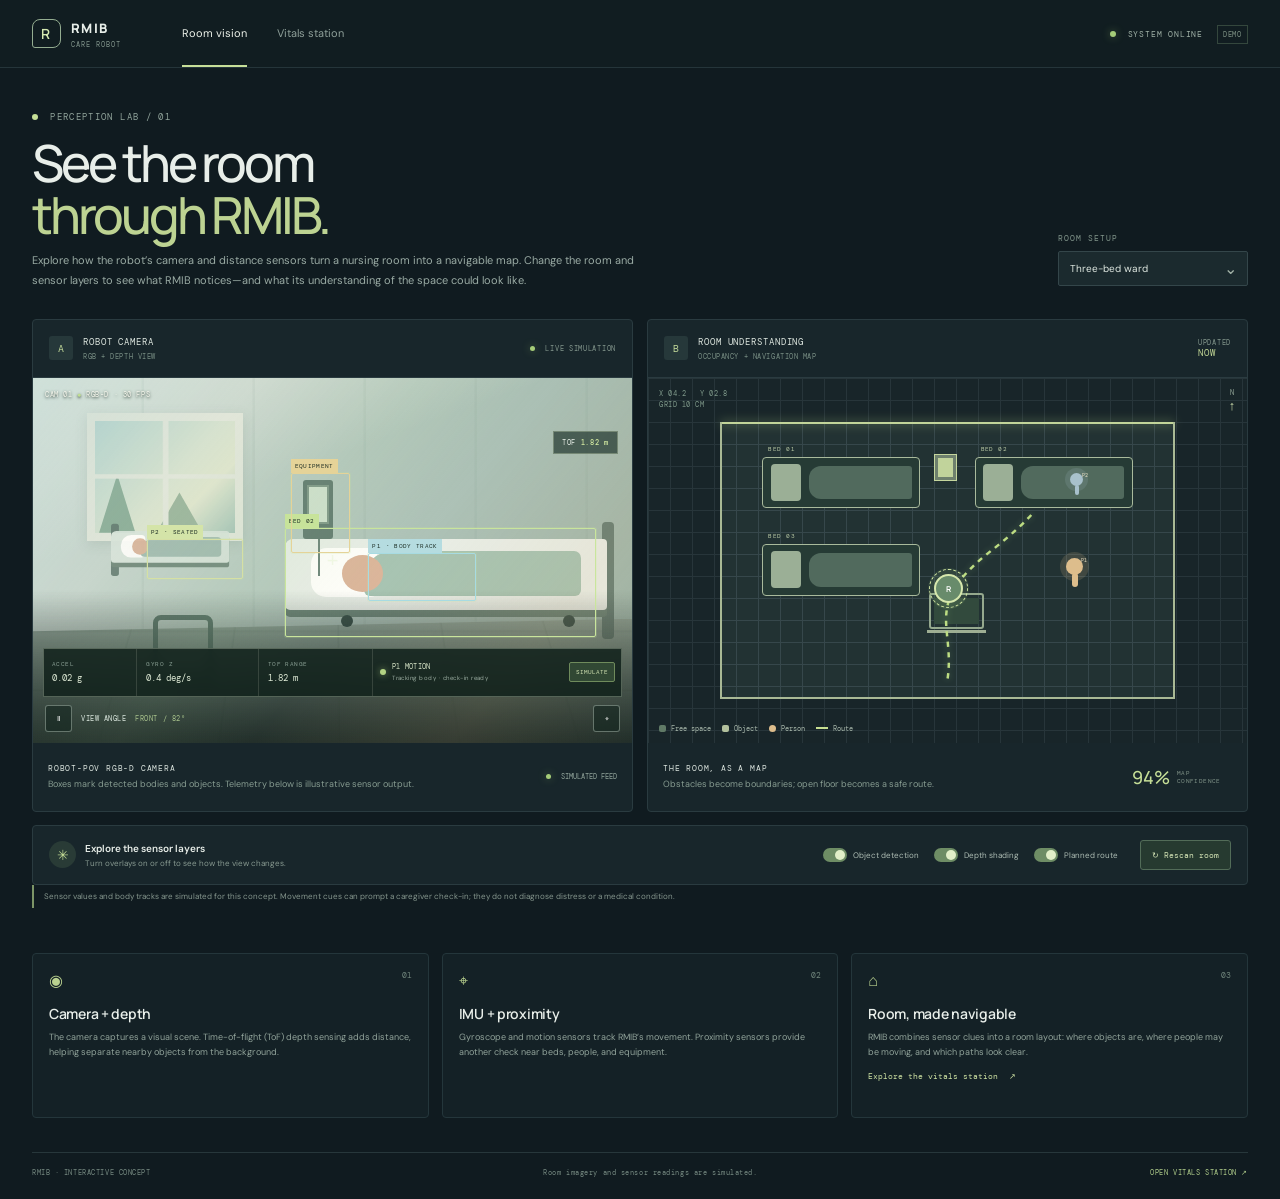
<file: index.html>
<!doctype html>
<html lang="en">
<head>
  <meta charset="utf-8" />
  <meta name="viewport" content="width=device-width, initial-scale=1" />
  <meta name="theme-color" content="#101c20" />
  <title>RMIB · Room Vision</title>
  <link rel="preconnect" href="https://fonts.googleapis.com"><link rel="preconnect" href="https://fonts.gstatic.com" crossorigin>
  <link href="https://fonts.googleapis.com/css2?family=DM+Mono:wght@400;500&family=DM+Sans:wght@400;500;600;700&family=Manrope:wght@400;500;600;700;800&display=swap" rel="stylesheet">
  <link rel="stylesheet" href="styles.css" />
</head>
<body class="demo-body">
  <header class="demo-topbar"><a class="demo-brand" href="index.html"><span class="demo-brand-icon">R</span><span>RMIB <small>CARE ROBOT</small></span></a><nav><a class="active" href="index.html">Room vision</a><a href="vitals.html">Vitals station</a></nav><span class="demo-connection"><i></i> SYSTEM ONLINE <small>DEMO</small></span></header>
  <main class="demo-shell">
    <section class="demo-intro"><div><div class="demo-eyebrow"><span class="demo-pip"></span> PERCEPTION LAB / 01</div><h1>See the room<br><em>through RMIB.</em></h1><p>Explore how the robot’s camera and distance sensors turn a nursing room into a navigable map. Change the room and sensor layers to see what RMIB notices—and what its understanding of the space could look like.</p></div><div class="demo-room-select"><label for="room-layout">ROOM SETUP</label><select id="room-layout"><option value="standard">Three-bed ward</option><option value="visitor">Visitor beside bed</option><option value="obstacle">Equipment in pathway</option></select><span class="select-chevron">⌄</span></div></section>

    <section class="vision-grid" aria-label="Interactive room vision demo">
      <article class="vision-panel camera-panel"><div class="panel-heading"><div><span class="panel-index">A</span><span><b>ROBOT CAMERA</b><small>RGB + DEPTH VIEW</small></span></div><span class="record-indicator"><i></i> LIVE SIMULATION</span></div>
        <div class="camera-scene" id="camera-scene"><div class="scene-time">CAM 01 <span>●</span> RGB-D · 30 FPS</div><div class="scene-wall"></div><div class="scene-window"><i></i><i></i></div><div class="scene-floor"></div><div class="scene-bed scene-bed-far"><div class="scene-bed-head"></div><div class="scene-mattress"></div><div class="scene-pillow"></div><div class="scene-person"><span></span></div></div><div class="scene-bed"><div class="scene-bed-head"></div><div class="scene-mattress"></div><div class="scene-pillow"></div><div class="scene-person"><span></span></div><i class="scene-wheel one"></i><i class="scene-wheel two"></i></div><div class="scene-monitor"><div></div><i></i></div><div class="scene-chair"><i></i></div><div class="scene-person visitor-person"><span></span></div><div class="scene-cart"><i></i><i></i><b></b></div>
          <div class="camera-overlay detection-overlay"><div class="depth-wash"></div><div class="detect-box box-bed"><label>BED 02</label></div><div class="detect-box box-person"><label id="person-track-label">P1 · BODY TRACK</label></div><div class="detect-box box-person-far"><label>P2 · SEATED</label></div><div class="detect-box box-equipment"><label>EQUIPMENT</label></div><div class="depth-tag">TOF <b id="tof-overlay">1.82 m</b></div><div class="camera-reticle">+</div></div>
          <div class="sensor-hud"><div><small>ACCEL</small><b id="accel-value">0.02 g</b></div><div><small>GYRO Z</small><b id="gyro-value">0.4 deg/s</b></div><div><small>TOF RANGE</small><b id="tof-value">1.82 m</b></div><div class="motion-cue"><i></i><span><b id="motion-status">P1 MOTION</b><small id="motion-detail">Tracking body · check-in ready</small></span><button id="motion-demo" type="button">SIMULATE</button></div></div>
          <div class="camera-controls"><button id="camera-toggle" class="camera-control" aria-label="Pause camera simulation">Ⅱ</button><span>VIEW ANGLE <b>FRONT / 82°</b></span><button id="recenter-camera" class="camera-control" aria-label="Recenter camera">⌖</button></div></div>
        <div class="camera-caption"><span><b>ROBOT-POV RGB-D CAMERA</b><small>Boxes mark detected bodies and objects. Telemetry below is illustrative sensor output.</small></span><span class="caption-live"><i></i> SIMULATED FEED</span></div>
      </article>

      <article class="vision-panel map-panel"><div class="panel-heading"><div><span class="panel-index">B</span><span><b>ROOM UNDERSTANDING</b><small>OCCUPANCY + NAVIGATION MAP</small></span></div><span class="map-updated">UPDATED <b id="map-time">NOW</b></span></div>
        <div class="map-canvas" id="map-canvas"><div class="map-coordinates">X 04.2&nbsp;&nbsp; Y 02.8<br>GRID 10 CM</div><div class="room-outline"><div class="mapped-bed bed-row-one"><span></span><i></i><small>BED 01</small></div><div class="mapped-bed bed-row-two"><span></span><i></i><small>BED 02</small></div><div class="mapped-bed bed-row-three"><span></span><i></i><small>BED 03</small></div><div class="mapped-monitor"><i></i></div><div class="mapped-chair"><i></i></div><div class="mapped-person"><i></i></div><div class="mapped-person-two"><i></i></div><div class="mapped-cart"><i></i></div><div class="map-robot"><span>R</span><i></i></div><svg class="map-route" viewBox="0 0 400 260" preserveAspectRatio="none"><path d="M200 242 C205 205 190 183 207 155 S251 115 277 83"/></svg><div class="map-scan"></div></div><div class="map-legend"><span><i class="legend-free"></i> Free space</span><span><i class="legend-object"></i> Object</span><span><i class="legend-person-dot"></i> Person</span><span><i class="legend-path-dot"></i> Route</span></div><div class="map-compass">N <span>↑</span></div></div>
        <div class="map-caption"><div><b>THE ROOM, AS A MAP</b><small>Obstacles become boundaries; open floor becomes a safe route.</small></div><span class="map-confidence"><b>94%</b><small>MAP CONFIDENCE</small></span></div>
      </article>
    </section>

    <section class="controls-strip"><div class="control-description"><span class="control-spark">✳</span><span><b>Explore the sensor layers</b><small>Turn overlays on or off to see how the view changes.</small></span></div><div class="layer-controls"><label class="layer-toggle"><input type="checkbox" id="toggle-detection" checked><span class="toggle-ui"></span><span>Object detection</span></label><label class="layer-toggle"><input type="checkbox" id="toggle-depth" checked><span class="toggle-ui"></span><span>Depth shading</span></label><label class="layer-toggle"><input type="checkbox" id="toggle-route" checked><span class="toggle-ui"></span><span>Planned route</span></label></div><button id="scan-room" class="scan-button">↻ <span>Rescan room</span></button></section>

    <p class="sensor-caveat">Sensor values and body tracks are simulated for this concept. Movement cues can prompt a caregiver check-in; they do not diagnose distress or a medical condition.</p>
    <section class="explain-grid"><article class="explain-card"><span class="explain-number">01</span><div class="explain-icon">◉</div><h2>Camera + depth</h2><p>The camera captures a visual scene. Time-of-flight (ToF) depth sensing adds distance, helping separate nearby objects from the background.</p></article><article class="explain-card"><span class="explain-number">02</span><div class="explain-icon">⌖</div><h2>IMU + proximity</h2><p>Gyroscope and motion sensors track RMIB’s movement. Proximity sensors provide another check near beds, people, and equipment.</p></article><article class="explain-card final-look-card"><span class="explain-number">03</span><div class="explain-icon">⌂</div><h2>Room, made navigable</h2><p>RMIB combines sensor clues into a room layout: where objects are, where people may be moving, and which paths look clear.</p><a href="vitals.html" class="next-link">Explore the vitals station <span>↗</span></a></article></section>
    <footer class="demo-footer"><span>RMIB · INTERACTIVE CONCEPT</span><span>Room imagery and sensor readings are simulated.</span><a href="vitals.html">OPEN VITALS STATION ↗</a></footer>
  </main>
  <script src="script.js"></script>
</body>
</html>
</file>
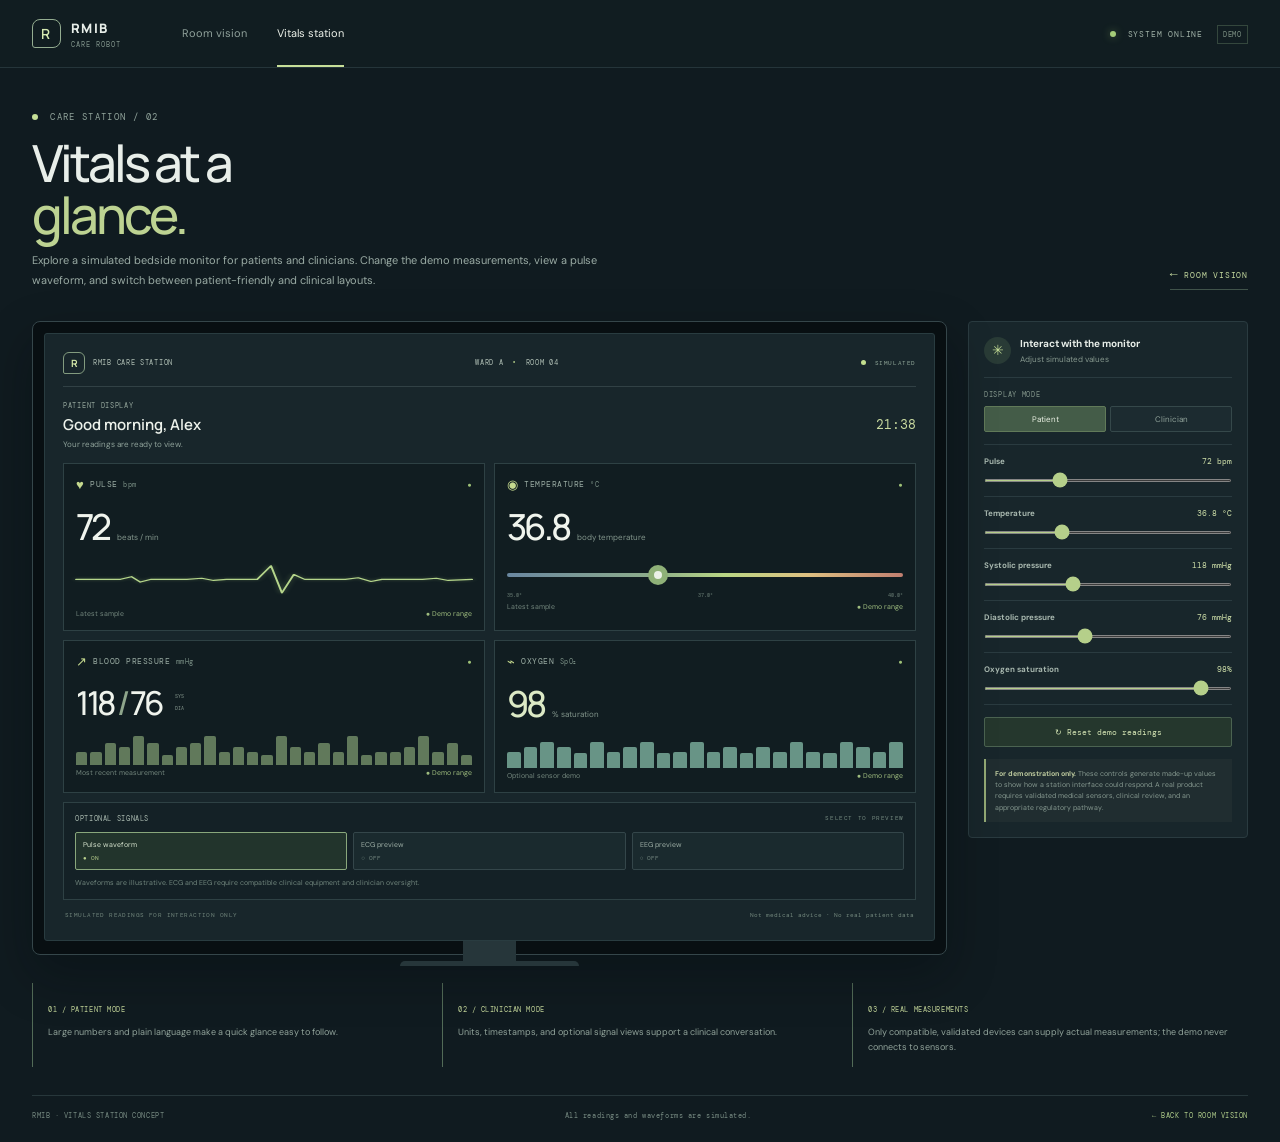
<file: vitals.html>
<!doctype html>
<html lang="en">
<head>
  <meta charset="utf-8" /><meta name="viewport" content="width=device-width, initial-scale=1" />
  <meta name="theme-color" content="#101c20" /><title>RMIB · Vitals station</title>
  <link rel="preconnect" href="https://fonts.googleapis.com"><link rel="preconnect" href="https://fonts.gstatic.com" crossorigin>
  <link href="https://fonts.googleapis.com/css2?family=DM+Mono:wght@400;500&family=DM+Sans:wght@400;500;600;700&family=Manrope:wght@400;500;600;700;800&display=swap" rel="stylesheet">
  <link rel="stylesheet" href="styles.css" />
</head>
<body class="demo-body vitals-demo">
  <header class="demo-topbar"><a class="demo-brand" href="index.html"><span class="demo-brand-icon">R</span><span>RMIB <small>CARE ROBOT</small></span></a><nav><a href="index.html">Room vision</a><a class="active" href="vitals.html">Vitals station</a></nav><span class="demo-connection"><i></i> SYSTEM ONLINE <small>DEMO</small></span></header>
  <main class="demo-shell vitals-shell">
    <section class="demo-intro"><div><div class="demo-eyebrow"><span class="demo-pip"></span> CARE STATION / 02</div><h1>Vitals at a<br><em>glance.</em></h1><p>Explore a simulated bedside monitor for patients and clinicians. Change the demo measurements, view a pulse waveform, and switch between patient-friendly and clinical layouts.</p></div><a href="index.html" class="back-vision-link">← <span>ROOM VISION</span></a></section>
    <section class="monitor-demo-grid">
      <div class="monitor-bezel"><div class="monitor-content">
        <div class="monitor-toolbar"><div class="monitor-wordmark"><span>R</span><b>RMIB CARE STATION</b></div><div class="monitor-room">WARD A <i>•</i> ROOM 04</div><div class="monitor-live"><i></i> SIMULATED</div></div>
        <div class="monitor-welcome"><div><small id="greeting-label">PATIENT DISPLAY</small><b id="greeting">Good morning, Alex</b><span id="status-copy">Your readings are ready to view.</span></div><div class="monitor-clock" id="clock">09:41</div></div>
        <div class="monitor-vitals-grid">
          <article class="monitor-metric pulse-metric"><div class="metric-top"><span class="metric-symbol">♥</span><span>PULSE <small>bpm</small></span><i class="metric-state">●</i></div><div class="metric-reading"><strong id="pulse-reading">72</strong><span>beats / min</span></div><svg viewBox="0 0 400 85" preserveAspectRatio="none" class="ecg-wave" aria-label="Simulated pulse waveform"><path id="wave-path" d="M0 45 L45 45 L56 40 L65 50 L76 45 L112 45 L127 43 L139 47 L152 45 L183 45 L197 20 L208 70 L220 36 L231 45 L272 45 L285 42 L298 49 L309 45 L350 45 L364 43 L376 47 L400 45"/></svg><div class="metric-bottom"><span>Latest sample</span><span class="normal-label">● Demo range</span></div></article>
          <article class="monitor-metric temp-metric"><div class="metric-top"><span class="metric-symbol">◉</span><span>TEMPERATURE <small>°C</small></span><i class="metric-state">●</i></div><div class="metric-reading"><strong id="temperature-reading">36.8</strong><span>body temperature</span></div><div class="temp-scale"><div class="temp-fill"></div><span id="temp-indicator"></span><div class="scale-labels"><small>35.0°</small><small>37.0°</small><small>40.0°</small></div></div><div class="metric-bottom"><span>Latest sample</span><span class="normal-label">● Demo range</span></div></article>
          <article class="monitor-metric bp-metric"><div class="metric-top"><span class="metric-symbol">↗</span><span>BLOOD PRESSURE <small>mmHg</small></span><i class="metric-state">●</i></div><div class="bp-big"><strong id="blood-pressure">118<span>/</span>76</strong><div><small>SYS</small><small>DIA</small></div></div><div class="bp-chart" aria-label="Illustrative blood pressure trend"><i></i><i></i><i></i><i></i><i></i><i></i><i></i><i></i><i></i><i></i><i></i><i></i><i></i><i></i><i></i><i></i><i></i><i></i><i></i><i></i><i></i><i></i><i></i><i></i><i></i><i></i><i></i><i></i></div><div class="metric-bottom"><span>Most recent measurement</span><span class="normal-label">● Demo range</span></div></article>
          <article class="monitor-metric oxygen-metric"><div class="metric-top"><span class="metric-symbol">⌁</span><span>OXYGEN <small>SpO₂</small></span><i class="metric-state">●</i></div><div class="metric-reading"><strong id="oxygen-reading">98</strong><span>% saturation</span></div><div class="oxygen-bars"><i></i><i></i><i></i><i></i><i></i><i></i><i></i><i></i><i></i><i></i><i></i><i></i><i></i><i></i><i></i><i></i><i></i><i></i><i></i><i></i><i></i><i></i><i></i><i></i></div><div class="metric-bottom"><span>Optional sensor demo</span><span class="normal-label">● Simulated</span></div></article>
        </div>
        <div class="optional-demo-row"><div class="optional-head"><span>OPTIONAL SIGNALS</span><small>SELECT TO PREVIEW</small></div><div class="signal-buttons"><button class="signal-button active" data-signal="pulse">Pulse waveform <span>● ON</span></button><button class="signal-button" data-signal="ecg">ECG preview <span>○ OFF</span></button><button class="signal-button" data-signal="eeg">EEG preview <span>○ OFF</span></button></div><p id="signal-note">Waveforms are illustrative. ECG and EEG require compatible clinical equipment and clinician oversight.</p></div>
        <div class="monitor-disclaimer">SIMULATED READINGS FOR INTERACTION ONLY <span>Not medical advice · No real patient data</span></div>
      </div><div class="monitor-stand"><span></span></div></div>
      <aside class="vitals-controls"><div class="control-card-title"><span class="control-spark">✳</span><div><b>Interact with the monitor</b><small>Adjust simulated values</small></div></div>
        <div class="audience-switch"><span>DISPLAY MODE</span><div><button class="display-mode active" data-mode="patient">Patient</button><button class="display-mode" data-mode="clinical">Clinician</button></div></div>
        <label class="measure-control"><span><b>Pulse</b><output id="pulse-output">72 bpm</output></span><input id="pulse-slider" type="range" min="48" max="130" value="72" aria-label="Adjust simulated pulse"></label>
        <label class="measure-control"><span><b>Temperature</b><output id="temp-output">36.8 °C</output></span><input id="temp-slider" type="range" min="350" max="410" value="368" aria-label="Adjust simulated temperature"></label>
        <label class="measure-control"><span><b>Systolic pressure</b><output id="sys-output">118 mmHg</output></span><input id="sys-slider" type="range" min="85" max="180" value="118" aria-label="Adjust simulated systolic blood pressure"></label>
        <label class="measure-control"><span><b>Diastolic pressure</b><output id="dia-output">76 mmHg</output></span><input id="dia-slider" type="range" min="50" max="115" value="76" aria-label="Adjust simulated diastolic blood pressure"></label>
        <label class="measure-control"><span><b>Oxygen saturation</b><output id="oxygen-output">98%</output></span><input id="oxygen-slider" type="range" min="80" max="100" value="98" aria-label="Adjust simulated oxygen saturation"></label>
        <button id="reset-readings" class="reset-readings">↻ <span>Reset demo readings</span></button>
        <div class="control-note"><b>For demonstration only.</b> These controls generate made-up values to show how a station interface could respond. A real product requires validated medical sensors, clinical review, and an appropriate regulatory pathway.</div>
      </aside>
    </section>
    <section class="vitals-explain"><article><span>01 / PATIENT MODE</span><p>Large numbers and plain language make a quick glance easy to follow.</p></article><article><span>02 / CLINICIAN MODE</span><p>Units, timestamps, and optional signal views support a clinical conversation.</p></article><article><span>03 / REAL MEASUREMENTS</span><p>Only compatible, validated devices can supply actual measurements; the demo never connects to sensors.</p></article></section>
    <footer class="demo-footer"><span>RMIB · VITALS STATION CONCEPT</span><span>All readings and waveforms are simulated.</span><a href="index.html">← BACK TO ROOM VISION</a></footer>
  </main>
  <script src="vitals.js"></script>
</body>
</html>
</file>
<file: styles.css>
:root{--paper:#f4f6f2;--ink:#202c29;--muted:#76817b;--green:#567a69;--sage:#dce8de;--lime:#d6ed85;--line:#dce2dc;--dark:#20332e;--deep:#172722;--white:#fbfcf9;--mono:'DM Mono',monospace;--sans:'DM Sans',sans-serif;--display:'Manrope',sans-serif}*{box-sizing:border-box}html{scroll-behavior:smooth}body{margin:0;background:var(--paper);color:var(--ink);font-family:var(--sans);-webkit-font-smoothing:antialiased}a{color:inherit;text-decoration:none}button{font:inherit}.section-wrap{width:min(1200px,calc(100% - 80px));margin-inline:auto}.topbar{height:78px;padding:0 max(40px,calc((100vw - 1200px)/2));display:flex;align-items:center;justify-content:space-between;border-bottom:1px solid #e5e9e3;background:#f7f8f4;position:relative;z-index:5}.brand{display:flex;align-items:center;gap:10px;font:800 17px var(--display);letter-spacing:.13em}.brand-dot{color:#9cbb65}.brand-mark{width:25px;height:25px;display:flex;align-items:flex-end;justify-content:center;gap:2px;padding:4px;border:1.5px solid #6b8d78;border-radius:50% 50% 45% 45%}.brand-mark i{width:3px;background:#6b8d78;border-radius:4px;height:8px}.brand-mark i:nth-child(2){height:13px}.brand-mark i:nth-child(3){height:10px}.topbar nav{display:flex;gap:36px;color:#66736b;font-size:12px}.topbar nav a:hover,.text-link:hover{color:#274f3e}.top-cta{font-size:12px;font-weight:600;border-bottom:1px solid #aab8aa;padding-bottom:7px}.top-cta span{margin-left:8px}.menu-toggle{display:none;border:0;background:none;font-size:21px}.hero{min-height:655px;display:grid;grid-template-columns:.86fr 1.14fr;align-items:center;gap:25px;position:relative;padding-top:30px;padding-bottom:74px}.eyebrow{font:500 9px var(--mono);letter-spacing:.15em;color:#728078;display:flex;align-items:center;gap:8px}.pulse-dot{width:7px;height:7px;display:inline-block;border-radius:50%;background:#8da96a;box-shadow:0 0 0 3px #8da96a22;animation:blink 2s infinite}@keyframes blink{50%{box-shadow:0 0 0 6px #8da96a08}}h1,h2,h3,p{margin-top:0}.hero h1{font:500 clamp(58px,7.2vw,94px)/.98 var(--display);letter-spacing:-.075em;margin:27px 0 23px}.hero h1 em,h2 em{font-style:normal;color:#718e78}.hero-intro{font-size:14px;line-height:1.8;color:#718079;max-width:425px;margin-bottom:29px}.hero-actions{display:flex;align-items:center;gap:25px}.button{display:inline-flex;align-items:center;gap:22px;padding:14px 18px;font-weight:600;font-size:11px;border-radius:3px;transition:transform .2s,background .2s}.button:hover{transform:translateY(-2px)}.button-dark{background:#293a34;color:white}.button-dark:hover{background:#40594d}.button span{font-size:16px}.text-link{font-size:11px;font-weight:600;color:#647269}.text-link span{margin-left:7px}.hero-proof{display:flex;align-items:center;gap:13px;margin-top:54px;color:#8b958d;font-size:10px;line-height:1.55}.avatar-stack{display:flex}.avatar-stack span{width:26px;height:26px;border-radius:50%;border:2px solid var(--paper);margin-right:-7px;background:#d4e1d0;color:#547362;display:grid;place-items:center;font-size:12px}.avatar-stack span:nth-child(2){background:#e9dece;color:#997d60}.avatar-stack span:nth-child(3){background:#dce5ed;color:#687d8c}.hero-art{height:510px;position:relative;overflow:hidden;background:#e6ece4;border-radius:2px}.hero-art:before{content:"";position:absolute;inset:0;background:linear-gradient(140deg,#eff1e8 0%,#e4eee6 54%,#cdded1 100%)}.art-label{position:absolute;z-index:3;left:23px;right:23px;display:flex;align-items:center;font:9px var(--mono);letter-spacing:.11em;color:#718078}.label-top{top:19px;gap:8px}.live{margin-left:auto;border:1px solid #bac8b9;padding:4px 7px;font-size:8px}.sun-disc{position:absolute;top:73px;right:16%;width:145px;height:145px;background:#edf0d9;border-radius:50%}.art-window{position:absolute;top:65px;left:15%;width:210px;height:195px;background:#cfdfd9;border:10px solid #f0f1e9;box-shadow:0 0 0 1px #cdd8d0}.window-sky{height:100%;background:linear-gradient(160deg,#c9ddd5,#e4ece1)}.window-building{position:absolute;bottom:0;right:15px;width:44px;height:112px;background:#aac4b8;box-shadow:-59px 23px 0 -5px #b7ccbe}.window-building:before{content:"";position:absolute;inset:10px 7px;background:repeating-linear-gradient(0deg,transparent 0 16px,#d9e4dc 17px 20px),repeating-linear-gradient(90deg,transparent 0 13px,#d9e4dc 14px 17px)}.bed{position:absolute;z-index:1;right:7%;bottom:104px;width:64%;height:100px}.bed-head{position:absolute;right:0;top:8px;width:15px;height:102px;border-radius:4px;background:#96a99e}.bed:before{content:"";position:absolute;left:0;right:5px;top:55px;height:14px;background:#82998e}.pillow{position:absolute;left:26px;top:21px;width:78px;height:32px;background:#f9faf6;border-radius:16px 7px 7px 16px;z-index:2}.patient{position:absolute;z-index:2;left:88px;top:28px;width:160px;height:45px;background:#d1dfd5;border-radius:35px 9px 9px 6px;transform:rotate(-3deg)}.patient-head{position:absolute;left:-31px;top:3px;width:34px;height:34px;background:#dfb89c;border-radius:50%}.patient-body{position:absolute;inset:2px 2px 2px 20px;background:#dce8de;border-radius:inherit}.bed-frame{position:absolute;left:10px;right:-4px;bottom:0;height:8px;background:#8ba094;border-radius:5px}.bed-wheel{position:absolute;bottom:-12px;left:48px;width:13px;height:13px;border-radius:50%;background:#687e72}.bed-wheel.second{left:auto;right:13px}.robot{position:absolute;z-index:2;left:46%;bottom:48px;width:150px;height:315px;filter:drop-shadow(0 18px 16px #57715d25)}.robot-shadow{position:absolute;bottom:1px;left:7px;right:7px;height:17px;background:#526e5c2b;border-radius:50%;filter:blur(6px)}.robot-antenna{position:absolute;top:0;left:73px;width:3px;height:27px;background:#9cad9f}.robot-antenna:before{content:"";position:absolute;top:-5px;left:-3px;width:9px;height:9px;background:#b4d46f;border-radius:50%}.robot-head{position:absolute;top:20px;left:27px;width:96px;height:76px;background:#f9faf5;border:1px solid #dce3da;border-radius:38px 38px 33px 33px;box-shadow:inset 0 -6px 0 #edf1ea}.camera-lens{position:absolute;top:12px;left:42px;width:12px;height:12px;border-radius:50%;background:#455950;border:3px solid #afc8ae}.robot-eye{position:absolute;top:36px;left:23px;width:8px;height:8px;border-radius:50%;background:#5d8b73}.eye-two{left:auto;right:23px}.robot-smile{position:absolute;bottom:12px;left:42px;width:13px;height:6px;border-bottom:1.5px solid #7e9d86;border-radius:50%}.robot-neck{position:absolute;top:93px;left:66px;width:20px;height:23px;background:#dce6dc}.robot-body{position:absolute;left:12px;top:109px;width:126px;height:139px;background:linear-gradient(120deg,#fbfcf8,#e7eee7);border:1px solid #d6e0d6;border-radius:47px 47px 36px 36px}.robot-screen{position:absolute;top:28px;left:33px;width:58px;height:56px;border-radius:16px;background:#eaf1e8;display:flex;flex-direction:column;justify-content:center;align-items:center;color:#63866e}.robot-screen span{font-size:19px}.robot-screen small{font:6px var(--mono);letter-spacing:.04em}.robot-status{position:absolute;bottom:18px;left:57px;width:10px;height:4px;border-radius:4px;background:#a7c86b}.robot-base{position:absolute;left:20px;bottom:18px;width:110px;height:32px;background:#7c9385;border-radius:12px 12px 17px 17px}.robot-base span{position:absolute;top:8px;left:10px;width:6px;height:6px;background:#d5e5d1;border-radius:50%}.robot-base span+span{left:auto;right:10px}.floating-note{position:absolute;z-index:4;display:flex;align-items:center;gap:10px;padding:11px 13px;background:#fafbf7ed;border:1px solid #dfe6de;box-shadow:0 8px 24px #52634c12;border-radius:4px}.floating-note b{display:block;font-size:10px;font-weight:600}.floating-note small{display:block;margin-top:3px;color:#849087;font-size:9px}.note-icon{height:27px;width:27px;border-radius:50%;display:grid;place-items:center;background:#e3eddf;color:#65866e;font-size:16px}.note-icon.heart{background:#f3e9e0;color:#bf8b70}.check{color:#7b9a6e;font-size:11px}.note-sensor{top:134px;right:18px}.note-care{bottom:110px;left:19px}.plant{position:absolute;z-index:1;bottom:60px;left:13%;width:43px;height:75px}.plant b{position:absolute;bottom:0;left:7px;width:31px;height:29px;background:#c4ad8e;clip-path:polygon(0 0,100% 0,83% 100%,18% 100%)}.plant i{position:absolute;bottom:23px;left:18px;height:42px;width:2px;background:#6d9471;transform:rotate(5deg);transform-origin:bottom}.plant i:before{content:"";position:absolute;width:19px;height:9px;background:#91ac83;border-radius:100% 0 100% 0;top:6px;left:-15px;transform:rotate(-25deg)}.plant i:nth-child(2){transform:rotate(-30deg);height:35px}.plant i:nth-child(3){transform:rotate(29deg);height:37px}.label-bottom{bottom:17px;justify-content:space-between;font-size:8px}.hero-scroll{position:absolute;bottom:23px;left:0;display:flex;align-items:center;gap:11px;font:8px var(--mono);letter-spacing:.14em;color:#9aa49b}.hero-scroll span{width:1px;height:25px;background:#a4b2a3}.ticker{overflow:hidden;background:#dfe9dc;border-block:1px solid #d1dfd0;height:54px;display:flex;align-items:center}.ticker-track{display:flex;align-items:center;justify-content:space-around;gap:40px;min-width:100%;white-space:nowrap;font:10px var(--mono);letter-spacing:.14em;color:#627869}.ticker-track b{font-size:13px;color:#91a983}.story-section{padding-top:108px;padding-bottom:100px}.section-heading{display:flex;align-items:flex-end;justify-content:space-between;margin-bottom:45px}.section-heading h2,.built-heading h2{font:500 clamp(42px,5vw,64px)/1.04 var(--display);letter-spacing:-.065em;margin:17px 0 0}.section-heading>p{max-width:405px;margin:0 0 4px;font-size:13px;color:#748078;line-height:1.8}.sensor-layout{display:grid;grid-template-columns:1.08fr .92fr;gap:34px}.sensor-card{background:#e9eee7;border:1px solid #dce3dc}.map-header,.map-footer{display:flex;justify-content:space-between;align-items:center;padding:16px 19px;font:9px var(--mono);letter-spacing:.08em;color:#718078}.map-header>span:first-child{display:flex;align-items:center;gap:8px}.map-room{color:#89938b}.map-room span{color:#a9bd7e}.map-stage{height:330px;position:relative;overflow:hidden;background:#edf1e9}.map-grid{position:absolute;inset:0;background-image:linear-gradient(#dce5dc 1px,transparent 1px),linear-gradient(90deg,#dce5dc 1px,transparent 1px);background-size:25px 25px;opacity:.7}.map-room-shape{position:absolute;left:14%;right:12%;top:12%;bottom:15%;border:2px solid #aab9a9;background:#f2f4ed}.map-bed{position:absolute;left:11%;top:24%;height:55%;width:29%;border:1px solid #b2c2b1;border-radius:3px;background:#e7eee7}.map-bed span{position:absolute;left:7px;top:7px;width:28px;height:19px;border-radius:4px;background:#d4e1d6}.map-bed i{position:absolute;left:39px;top:8px;right:8px;bottom:8px;border-radius:10px 2px 2px 10px;background:#dce8dd}.map-chair{position:absolute;right:13%;top:18%;height:43px;width:35px;border:2px solid #9aaf9e;border-radius:5px}.map-cabinet{position:absolute;right:0;top:37%;height:24%;width:14px;background:#cbd9ce}.map-door{position:absolute;right:0;bottom:9%;height:29%;width:18%;border:1px dashed #9eb3a0;border-right:0}.map-robot{position:absolute;z-index:2;left:40%;top:55%;width:34px;height:34px;border-radius:50%;background:#607f6b;color:white;display:grid;place-items:center;box-shadow:0 0 0 6px #8aa98a26}.map-robot span{font-size:16px}.map-patient{position:absolute;right:14%;top:44%;height:15px;width:15px;border-radius:50%;background:#d7a783;box-shadow:0 0 0 5px #d7a78327;animation:patientPulse 2.5s infinite}@keyframes patientPulse{50%{box-shadow:0 0 0 11px #d7a78305}}.map-room-shape svg{position:absolute;inset:0;width:100%;height:100%;z-index:1}.map-room-shape path{fill:none;stroke:#88a47b;stroke-width:2;stroke-dasharray:6 6;animation:route 12s linear infinite}@keyframes route{to{stroke-dashoffset:-100}}.map-legend{position:absolute;bottom:10px;left:10px;display:flex;gap:12px;font-size:8px;color:#7b887d}.map-legend span{display:flex;align-items:center;gap:4px}.map-legend i{width:7px;height:7px;border-radius:50%;background:#607f6b}.map-legend .legend-person{background:#d7a783}.map-legend .legend-path{width:12px;height:2px;border-radius:0;background:#88a47b}.map-footer{border-top:1px solid #d9e1d8;letter-spacing:0;font-family:var(--sans);font-size:10px;color:#7b887e}.tiny-check{font-style:normal;color:#698c71;margin-right:5px}.map-footer span+span{color:#a0aaa1}.sensor-side{display:flex;flex-direction:column;justify-content:space-between}.sensor-intro h3{font:500 27px var(--display);letter-spacing:-.04em;margin:12px 0}.sensor-intro p{font-size:12px;line-height:1.75;color:#7b867f;max-width:400px;margin-bottom:20px}.sensor-list{border-top:1px solid var(--line)}.sensor-row{display:grid;grid-template-columns:30px 1fr auto;align-items:start;gap:10px;padding:13px 0;border-bottom:1px solid var(--line)}.sensor-icon{width:25px;height:25px;display:grid;place-items:center;color:#62826e;background:#e4ebe2;border-radius:50%;font-size:14px}.sensor-row b{display:block;font-size:11px;font-weight:600;margin-bottom:4px}.sensor-row small{display:block;font-size:10px;line-height:1.55;color:#829087;max-width:270px}.sensor-tag{font:7px var(--mono);letter-spacing:.08em;color:#98a499;padding-top:5px}.fine-print{font-size:9px;color:#a2aaa2;margin:17px 0 0}.response-section{background:var(--dark);color:#f4f6ef;padding:94px 0}.response-wrap{display:grid;grid-template-columns:.88fr 1.12fr;gap:90px;align-items:center}.eyebrow-light{color:#a4b5a4}.response-copy h2{font:500 clamp(42px,4.7vw,61px)/1.06 var(--display);letter-spacing:-.065em;margin:20px 0}.response-copy h2 em,.built-heading h2 em{color:#bed692}.response-copy>p{color:#b4c1b6;font-size:12px;line-height:1.8;max-width:390px;margin-bottom:34px}.scenario-label{font:9px var(--mono);letter-spacing:.12em;color:#a6b6a8;margin-bottom:12px}.scenario-label span{font-family:var(--sans);letter-spacing:0;color:#71877a;margin-left:7px}.scenario-buttons{display:grid;gap:3px}.scenario-button{border:0;border-bottom:1px solid #40564a;background:transparent;color:#c7d1c7;text-align:left;padding:12px 3px;display:grid;grid-template-columns:29px 1fr 15px;align-items:center;font-size:11px;cursor:pointer;transition:all .2s}.scenario-button span{font:9px var(--mono);color:#758e7d}.scenario-button i{font-style:normal;opacity:0}.scenario-button:hover,.scenario-button.active{color:#f4f7ef}.scenario-button.active i{opacity:1;color:#d5e894}.response-visual{background:#f5f6f0;color:#273831;padding:23px;border-radius:3px;box-shadow:0 15px 40px #111b1729}.response-topline{display:flex;justify-content:space-between;align-items:center;font:8px var(--mono);letter-spacing:.12em;color:#829086;padding-bottom:15px;border-bottom:1px solid #e3e8df}.response-topline>span:first-child{display:flex;gap:7px;align-items:center}.response-topline .pulse-dot{width:6px;height:6px}.concept-tag{border:1px solid #d6ded3;padding:5px 7px;color:#91a08f;font-size:7px}.alert-card{display:flex;gap:13px;align-items:flex-start;padding:20px 0 17px;border-bottom:1px solid #e4e8e1}.alert-symbol{width:35px;height:35px;background:#e7eee0;color:#67826c;border-radius:50%;display:grid;place-items:center;font-size:17px;flex:none}.alert-card small{font:8px var(--mono);letter-spacing:.08em;color:#849486}.alert-card h3{font:600 16px var(--display);letter-spacing:-.03em;margin:6px 0}.alert-card p{font-size:10px;line-height:1.6;color:#7c8980;margin:0;max-width:340px}.response-path{display:grid;grid-template-columns:1fr 1.25fr;gap:18px;padding:18px 0}.path-room{position:relative;height:124px;background:#edf1e9;border:1px solid #d7e0d5;overflow:hidden}.path-room:before{content:"";position:absolute;inset:14px 13px;border:1px solid #b2c1b0}.bed-mini{position:absolute;z-index:1;left:24px;top:39px;width:50px;height:37px;background:#dae6dc;border:1px solid #bac9b9}.bed-mini:after{content:"";position:absolute;left:5px;top:5px;width:13px;height:12px;background:#f6f7f1}.bot-mini{position:absolute;z-index:2;left:77px;top:68px;border-radius:50%;width:24px;height:24px;display:grid;place-items:center;background:#698674;color:white;font-size:12px}.person-mini{position:absolute;z-index:2;right:24px;top:50px;color:#d5a17e;font-size:16px}.route-line{position:absolute;left:90px;right:36px;top:61px;border-top:1px dashed #91a985;transform:rotate(-15deg)}.response-steps{display:flex;flex-direction:column;justify-content:center;gap:13px}.response-step{display:grid;grid-template-columns:20px 1fr auto;gap:7px;align-items:start;opacity:.55}.response-step.done,.response-step.current{opacity:1}.response-step>i{font:9px var(--mono);font-style:normal;display:grid;place-items:center;width:17px;height:17px;border:1px solid #cfd9cd;border-radius:50%;color:#708872}.response-step.done>i{background:#dfe9db;border-color:#dfe9db}.response-step.current>i{background:#6c8b73;border-color:#6c8b73;color:white}.response-step b{display:block;font-size:9px;font-weight:600}.response-step small{display:block;color:#8a958c;font-size:8px;margin-top:3px}.response-step time{font:7px var(--mono);color:#a0aaa1}.human-note{display:flex;gap:9px;border-top:1px solid #e4e8e1;padding-top:13px;align-items:center;font-size:9px;color:#818e84}.human-note>span:first-child{font-size:17px;color:#7d9b7c}.human-note b{color:#536a58}.vitals-section{padding-top:105px;padding-bottom:110px}.vitals-layout{display:grid;grid-template-columns:1.5fr .65fr;gap:50px;align-items:center}.vitals-screen{background:#e9eee7;border:1px solid #d6dfd5;box-shadow:0 18px 38px #66735e0d;padding:20px}.screen-top,.screen-top>div,.screen-status{display:flex;align-items:center}.screen-top{justify-content:space-between;padding-bottom:15px;border-bottom:1px solid #d7e0d6;font:8px var(--mono);letter-spacing:.1em;color:#7b897e}.screen-logo{display:inline-grid;place-items:center;color:#789578;font-size:17px;margin-right:7px}.screen-status{gap:6px;font-size:7px;color:#9aa49a}.screen-status i{width:6px;height:6px;border-radius:50%;background:#9fbc78}.screen-patient{display:flex;align-items:end;justify-content:space-between;padding:17px 0}.screen-patient small{display:block;font:8px var(--mono);letter-spacing:.1em;color:#89978c;margin-bottom:5px}.screen-patient b{font:600 15px var(--display)}.screen-patient>span{font:8px var(--mono);color:#8c9a8e;letter-spacing:.08em}.vital-grid{display:grid;grid-template-columns:1fr 1fr;gap:9px}.vital-card{position:relative;overflow:hidden;background:#f8f9f5;border:1px solid #e2e8df;padding:14px 14px 11px;min-height:153px}.vital-label{display:flex;align-items:center;gap:6px;font:8px var(--mono);letter-spacing:.06em;color:#728276}.vital-label>span{font-size:12px;color:#789477}.vital-label small{margin-left:auto;font-size:7px;color:#a4aea5}.vital-value{display:flex;align-items:baseline;gap:9px;margin:10px 0 2px}.vital-value strong{font:500 37px var(--display);letter-spacing:-.07em}.vital-value>span{font-size:8px;color:#879389}.sparkline{width:100%;height:32px}.sparkline path{fill:none;stroke:#8aa784;stroke-width:2;stroke-linejoin:round;stroke-linecap:round;stroke-dasharray:330;animation:draw 3s ease-in-out infinite alternate}@keyframes draw{from{stroke-dashoffset:100}to{stroke-dashoffset:0}}.vital-foot{display:flex;justify-content:space-between;font-size:7px;color:#a2aca2;margin-top:3px}.vital-foot span+span{color:#779174}.temp-graphic{height:35px;position:relative;margin:8px 0}.temp-graphic:before{content:"";position:absolute;left:0;right:0;top:17px;height:4px;border-radius:4px;background:linear-gradient(90deg,#e5dcb1,#b9d08c,#98ba85,#e9dfc1)}.temp-graphic span{position:absolute;z-index:1;top:11px;left:61%;height:16px;width:16px;background:#819e75;border:4px solid #f8f9f5;box-shadow:0 0 0 1px #819e75;border-radius:50%}.bp-reading{display:flex;align-items:end;gap:10px;margin:10px 0 5px}.bp-reading strong{font:500 32px var(--display);letter-spacing:-.06em}.bp-reading strong span{color:#a7b6a1;padding:0 2px}.bp-reading>span{font:7px var(--mono);color:#99a49a;padding-bottom:5px}.bp-reading i{font-style:normal;color:#b3beb2;margin:0 3px}.bp-bars{height:20px;display:flex;align-items:end;gap:4px;margin-bottom:3px}.bp-bars i{width:100%;height:45%;background:#c7d8ba;border-radius:2px 2px 0 0}.bp-bars i:nth-child(3n){height:76%}.bp-bars i:nth-child(4n){height:58%}.bp-bars i:nth-child(5n){height:95%}.optional-pills{display:flex;gap:6px;margin:14px 0 10px}.optional-pills span{font:8px var(--mono);padding:6px 8px;border:1px solid #dce5da;background:#f2f5ef;color:#68816b}.optional-pills i{font-style:normal;font-size:8px;color:#a1b29b;margin-left:4px}.extra-card>p{font-size:8px;line-height:1.5;color:#929d93;max-width:250px;margin:0 0 10px}.screen-bottom{display:flex;justify-content:space-between;align-items:center;margin-top:13px;color:#9aa49b;font-size:8px}.screen-bottom b{font-weight:500;color:#7e8d80}.refresh-button{border:0;background:transparent;color:#799478;cursor:pointer;font-size:14px;padding:0 3px}.refresh-button:hover{transform:rotate(45deg)}.vitals-aside{padding:15px 0}.aside-icon{width:38px;height:38px;border-radius:50%;display:grid;place-items:center;color:#718e75;background:#e5ece2;font-size:19px;margin-bottom:23px}.vitals-aside h3{font:500 24px/1.25 var(--display);letter-spacing:-.045em;margin:12px 0}.vitals-aside>p{font-size:11px;line-height:1.8;color:#7d8980}.audience-tabs{display:flex;gap:5px;margin:20px 0 10px}.audience-tab{border:1px solid #d9e1d7;background:transparent;padding:8px 10px;font-size:9px;color:#78877a;cursor:pointer;border-radius:2px}.audience-tab.active{background:#536f5c;color:white;border-color:#536f5c}.audience-note{min-height:38px;color:#748278;font-size:9px;line-height:1.65}.disclaimer{font-size:8px;line-height:1.65;color:#9aa49c;border-top:1px solid #dce3da;padding-top:13px;margin-top:12px}.built-section{background:var(--deep);color:#f2f5ee;padding:91px 0 24px}.built-heading{text-align:center;max-width:620px;margin:0 auto 53px}.built-heading .eyebrow{justify-content:center}.built-heading h2{margin:17px 0}.built-heading>p{max-width:390px;margin:0 auto;color:#adbbb0;font-size:11px;line-height:1.7}.principle-grid{display:grid;grid-template-columns:repeat(3,1fr);border-top:1px solid #3a5044;border-bottom:1px solid #3a5044}.principle-grid article{padding:26px 25px 28px;position:relative;border-right:1px solid #3a5044}.principle-grid article:last-child{border:0}.principle-grid article>span{font:8px var(--mono);color:#819782}.principle-icon{font-size:21px;color:#bed692;margin:21px 0 11px}.principle-grid h3{font:500 16px var(--display);margin-bottom:9px}.principle-grid p{font-size:10px;line-height:1.7;color:#9dac9f;margin:0;max-width:290px}.closing-banner{margin:37px 0 35px;padding:18px 20px;border:1px solid #3a5044;display:flex;align-items:center;justify-content:space-between}.closing-banner>div{display:flex;align-items:center;gap:13px}.closing-star{width:33px;height:33px;border-radius:50%;display:grid;place-items:center;background:#30483a;color:#c8df9b;font-size:17px}.closing-banner b,.closing-banner small{display:block}.closing-banner b{font-size:10px;font-weight:600}.closing-banner small{margin-top:5px;font-size:9px;color:#97a99a}.button-light{background:#d4e7a7;color:#25372e;padding:12px 14px}.button-light:hover{background:#e0efbf}.built-section footer{padding:20px 0 2px;border-top:1px solid #34483d;display:flex;justify-content:space-between;align-items:center;color:#849589;font:8px var(--mono);letter-spacing:.08em}.brand-light{font:800 13px var(--display);color:#e9eee6}.brand-light .brand-mark{width:21px;height:21px;border-color:#93aa94}.brand-light .brand-mark i{background:#93aa94;height:6px}.brand-light .brand-mark i:nth-child(2){height:10px}.brand-light .brand-mark i:nth-child(3){height:8px}.brand-light .brand-dot{color:#c2da91}
@media(max-width:900px){.section-wrap{width:calc(100% - 48px)}.topbar{padding-inline:24px}.hero{grid-template-columns:.8fr 1.2fr;gap:10px}.hero-art{height:450px}.hero h1{font-size:68px}.response-wrap{gap:35px}.vitals-layout{grid-template-columns:1.35fr .7fr;gap:30px}.map-stage{height:300px}}
@media(max-width:700px){.section-wrap{width:calc(100% - 38px)}.topbar{height:66px;padding-inline:19px}.topbar nav{display:none;position:absolute;top:65px;left:0;right:0;background:#f7f8f4;padding:18px 22px;flex-direction:column;gap:17px;border-bottom:1px solid var(--line)}.topbar nav.open{display:flex}.top-cta{margin-left:auto;margin-right:17px;font-size:10px}.menu-toggle{display:block;color:#35463d}.hero{display:flex;flex-direction:column;align-items:stretch;padding-top:61px;padding-bottom:61px;gap:32px}.hero h1{font-size:70px;margin-top:22px}.hero-intro{font-size:13px}.hero-proof{margin-top:35px}.hero-art{height:420px}.robot{left:44%;transform:scale(.87);transform-origin:bottom center}.art-window{left:10%;width:160px;height:165px}.sun-disc{width:115px;height:115px;right:12%}.note-sensor{right:10px;top:110px}.note-care{left:10px;bottom:99px}.bed{right:2%;width:73%;transform:scale(.9);transform-origin:right bottom}.plant{left:5%}.hero-scroll{bottom:17px}.ticker{height:48px}.ticker-track{gap:23px;font-size:8px}.story-section,.vitals-section{padding-top:72px;padding-bottom:70px}.section-heading{display:block;margin-bottom:27px}.section-heading h2,.built-heading h2{font-size:48px}.section-heading>p{margin-top:18px;font-size:12px}.sensor-layout{grid-template-columns:1fr;gap:28px}.map-stage{height:300px}.sensor-intro h3{font-size:24px}.sensor-row small{max-width:unset}.response-section{padding:70px 0}.response-wrap{grid-template-columns:1fr;gap:35px}.response-copy h2{font-size:49px;margin:16px 0}.response-copy>p{margin-bottom:25px}.response-visual{padding:17px}.response-path{grid-template-columns:.85fr 1.15fr;gap:11px}.path-room{height:115px}.vitals-layout{grid-template-columns:1fr;gap:30px}.vitals-screen{padding:13px}.vital-card{padding:11px 10px 9px;min-height:145px}.vital-value strong{font-size:32px}.vital-label{font-size:7px}.vital-label small{font-size:6px}.screen-bottom{font-size:7px}.vitals-aside{padding:0}.built-section{padding-top:70px}.built-heading{margin-bottom:35px}.built-heading h2{font-size:45px}.principle-grid{grid-template-columns:1fr}.principle-grid article{border-right:0;border-bottom:1px solid #3a5044;padding:18px 8px}.principle-grid article:last-child{border-bottom:0}.principle-icon{margin:11px 0 8px}.principle-grid p{max-width:unset}.closing-banner{align-items:flex-start;gap:17px;flex-direction:column}.closing-banner small{max-width:250px;line-height:1.5}.built-section footer{gap:12px;flex-wrap:wrap;font-size:7px}.built-section footer>span:last-child{width:100%;order:4}.fine-print{line-height:1.5}}
@media(max-width:380px){.hero h1{font-size:61px}.hero-actions{gap:15px}.button{gap:12px;padding:13px}.text-link{font-size:10px}.hero-art{height:370px}.floating-note{transform:scale(.9)}.note-sensor{transform-origin:top right}.note-care{transform-origin:bottom left}.map-stage{height:260px}.response-path{grid-template-columns:1fr}.path-room{height:100px}.response-steps{gap:9px}.vital-grid{gap:6px}.vital-card{min-height:145px}}
@media(prefers-reduced-motion:reduce){*,*::before,*::after{scroll-behavior:auto!important;animation-duration:.01ms!important;animation-iteration-count:1!important;transition-duration:.01ms!important}}

/* Interactive RMIB demo */
.demo-body{--demo-bg:#101b20;--demo-panel:#18262b;--demo-panel-2:#1d2d32;--demo-line:#2a3b40;--demo-text:#e8eee9;--demo-muted:#91a39e;background:var(--demo-bg);color:var(--demo-text);font-family:var(--sans);min-height:100vh}.demo-topbar{height:68px;border-bottom:1px solid #25353a;display:flex;align-items:center;padding:0 max(32px,calc((100vw - 1320px)/2));gap:60px;background:#111d21}.demo-brand{display:flex;align-items:center;gap:10px;font:800 13px var(--display);letter-spacing:.1em}.demo-brand-icon{width:29px;height:29px;border:1px solid #94ad91;border-radius:8px 8px 8px 3px;display:grid;place-items:center;color:#d5e8b1;font:600 14px var(--display)}.demo-brand small{display:block;margin-top:3px;color:#81948b;font:7px var(--mono);letter-spacing:.15em}.demo-topbar nav{display:flex;align-self:stretch;gap:30px}.demo-topbar nav a{display:flex;align-items:center;border-bottom:2px solid transparent;color:#8fa09a;font-size:11px}.demo-topbar nav a.active,.demo-topbar nav a:hover{color:#edf2ea;border-color:#c7df99}.demo-connection{margin-left:auto;font:8px var(--mono);letter-spacing:.1em;color:#a1b2a8}.demo-connection i,.record-indicator i,.caption-live i{display:inline-block;width:6px;height:6px;background:#a5cc78;border-radius:50%;margin-right:6px;box-shadow:0 0 9px #9bc76b77}.demo-connection small{font-size:7px;color:#7f9386;border:1px solid #34473d;padding:4px 5px;margin-left:8px}.demo-shell{width:min(1320px,calc(100% - 64px));margin:0 auto}.demo-intro{padding:43px 0 29px;display:flex;align-items:flex-end;justify-content:space-between;gap:30px}.demo-eyebrow{font:9px var(--mono);letter-spacing:.15em;color:#91a49b}.demo-pip{display:inline-block;width:6px;height:6px;border-radius:50%;background:#c5df96;margin-right:6px}.demo-intro h1{font:500 clamp(38px,4vw,55px)/1.02 var(--display);letter-spacing:-.06em;margin:13px 0 11px}.demo-intro h1 em{font-style:normal;color:#bdd392}.demo-intro p{max-width:610px;color:#9aaba4;font-size:11px;line-height:1.75;margin:0}.demo-room-select{position:relative;min-width:190px;padding-bottom:4px}.demo-room-select label{display:block;margin-bottom:8px;color:#82968b;font:8px var(--mono);letter-spacing:.13em}.demo-room-select select{appearance:none;background:#1b2a2e;border:1px solid #34464a;color:#e0e9e2;padding:10px 31px 10px 11px;width:100%;font:10px var(--sans);outline:none;border-radius:2px}.demo-room-select select:focus{border-color:#a7c281}.select-chevron{position:absolute;right:11px;bottom:11px;color:#a5b5a9;pointer-events:none}.vision-grid{display:grid;grid-template-columns:1fr 1fr;gap:14px}.vision-panel{min-width:0;background:var(--demo-panel);border:1px solid var(--demo-line);border-radius:4px;overflow:hidden}.panel-heading{height:58px;padding:0 16px;border-bottom:1px solid var(--demo-line);display:flex;align-items:center;justify-content:space-between}.panel-heading>div{display:flex;align-items:center;gap:10px}.panel-index{width:24px;height:24px;border-radius:3px;background:#26383a;display:grid;place-items:center;font:10px var(--mono);color:#c3da9a}.panel-heading b,.panel-heading small{display:block}.panel-heading b{font:9px var(--mono);letter-spacing:.1em;color:#dde6df}.panel-heading small{font:7px var(--mono);letter-spacing:.08em;color:#778d83;margin-top:4px}.record-indicator,.map-updated{font:7px var(--mono);letter-spacing:.1em;color:#83968c}.record-indicator i{width:5px;height:5px}.map-updated b{color:#c1d695;font-weight:400}.camera-scene{height:365px;position:relative;overflow:hidden;background:#b6c7bd;isolation:isolate}.scene-wall{position:absolute;inset:0 0 30%;background:linear-gradient(115deg,#d4dfd6,#afc3b8 62%,#9fb6aa)}.scene-wall:after{content:"";position:absolute;inset:0;background:repeating-linear-gradient(90deg,transparent 0 108px,#6c897b13 109px 111px),linear-gradient(160deg,#e7ece0aa,transparent 40%)}.scene-floor{position:absolute;left:0;right:0;bottom:0;height:34%;background:linear-gradient(177deg,#9bad9f,#788e83);clip-path:polygon(0 10%,100% 0,100% 100%,0 100%)}.scene-floor:after{content:"";position:absolute;inset:0;background:repeating-linear-gradient(90deg,transparent 0 100px,#50695b1e 101px 102px),repeating-linear-gradient(0deg,transparent 0 54px,#50695b1e 55px 56px);transform:perspective(250px) rotateX(20deg);transform-origin:top}.scene-window{position:absolute;top:35px;left:9%;width:26%;height:35%;background:linear-gradient(135deg,#bdd7cf,#e0e6ce 72%,#a8c5b8);border:8px solid #e1e6d9;box-shadow:0 3px 12px #51665b22}.scene-window:after{content:"";position:absolute;inset:0;background:linear-gradient(90deg,transparent 48%,#e1e6d9 49% 52%,transparent 53%),linear-gradient(0deg,transparent 48%,#e1e6d9 49% 52%,transparent 53%)}.scene-window i{position:absolute;bottom:0;left:3%;width:26%;height:52%;background:#91b19b;clip-path:polygon(50% 0,100% 100%,0 100%)}.scene-window i+i{left:44%;height:36%;width:33%;background:#9fb89f}.scene-bed{position:absolute;right:3%;top:44%;width:55%;height:25%;z-index:2}.scene-bed-head{position:absolute;right:0;top:-18%;height:128%;width:12px;background:#687f74;border-radius:4px}.scene-mattress{position:absolute;inset:0 7px 22% 0;background:#e9eee6;border-radius:8px 4px 4px 5px;box-shadow:0 7px 0 #71887a}.scene-pillow{position:absolute;left:8%;top:10%;width:20%;height:54%;border-radius:16px 6px 6px 15px;background:#fffefa}.scene-person{position:absolute;left:24%;right:10%;top:14%;height:49%;border-radius:28px 7px 6px 6px;background:#a8c4b2}.scene-person span{position:absolute;left:-10%;top:8%;width:19%;height:82%;border-radius:50%;background:#dcb69b}.scene-wheel{position:absolute;bottom:3%;left:17%;height:12px;width:12px;border-radius:50%;background:#40564d}.scene-wheel.two{left:auto;right:12%}.scene-monitor{position:absolute;left:45%;top:28%;width:30px;height:59px;border-radius:3px;background:#657d72;z-index:2}.scene-monitor div{position:absolute;inset:5px 4px 15px;background:#d1e1ce;border:2px solid #829989}.scene-monitor i{position:absolute;left:50%;top:100%;height:37px;width:2px;background:#70877b}.scene-chair{position:absolute;left:20%;bottom:18%;width:10%;height:17%;z-index:2;border:5px solid #637d70;border-bottom-width:4px;border-radius:8px 8px 2px 2px}.scene-chair:after{content:"";position:absolute;left:-8px;right:-8px;bottom:-15px;height:5px;background:#5e766a}.scene-chair i{position:absolute;left:3px;top:100%;height:14px;width:3px;background:#627a6e}.scene-person.visitor-person{display:none;z-index:3;left:28%;bottom:26%;top:auto;width:20px;height:48px;border-radius:10px 10px 4px 4px;background:#8195a3}.scene-person.visitor-person span{top:-10px;left:3px;width:15px;height:15px;background:#d4ad91}.scene-cart{display:none;position:absolute;z-index:3;left:54%;bottom:15%;width:51px;height:40px;background:#d4e0d7;border:3px solid #71867b;border-radius:3px}.scene-cart i{position:absolute;top:-20px;left:6px;width:9px;height:14px;background:#afc5b5}.scene-cart i+i{left:22px}.scene-cart b{position:absolute;bottom:-8px;left:4px;width:5px;height:5px;background:#4d6559;border-radius:50%;box-shadow:31px 0 #4d6559}.scene-rmib{position:absolute;z-index:4;left:40%;bottom:8%;width:51px;height:90px;display:flex;flex-direction:column;align-items:center}.scene-rmib:before{content:"";position:absolute;bottom:0;width:49px;height:15px;border-radius:9px 9px 13px 13px;background:#34483f;box-shadow:0 5px 10px #31473a66}.scene-rmib>i{width:30px;height:48px;background:#e8eee6;border:1px solid #aabaae;border-radius:13px 13px 9px 9px;position:absolute;bottom:10px}.scene-rmib>span{z-index:2;position:absolute;bottom:24px;font:700 11px var(--display);color:#5d8069}.rmib-lens{z-index:3;position:absolute;top:5px;width:37px;height:29px;border:2px solid #dce6dc;border-radius:13px 13px 9px 9px;background:#eaf0e8;color:#639078;display:grid;place-items:center;font-size:12px;box-shadow:0 1px 4px #475c50}.camera-overlay{position:absolute;inset:0;z-index:5;pointer-events:none;transition:opacity .2s}.camera-overlay:before{content:"";position:absolute;inset:0;background:linear-gradient(0deg,#15221b44,transparent 40%);mix-blend-mode:multiply}.camera-overlay.depth-off{display:none}.depth-tag{position:absolute;top:53px;right:14px;color:#ecf2eb;font:7px var(--mono);letter-spacing:.1em;padding:6px 8px;background:#182c25a8;border:1px solid #ceddba55}.depth-tag b{color:#d3e9a1;font-weight:500}.scene-time{position:absolute;z-index:7;left:12px;top:12px;font:7px var(--mono);letter-spacing:.08em;color:#f4f5eb;text-shadow:0 1px 3px #24352d}.scene-time span{color:#c1df91}.detect-box{position:absolute;border:1px solid #c9e59c;border-radius:2px;box-shadow:0 0 0 1px #c9e59c33}.detect-box label{position:absolute;top:-15px;left:-1px;white-space:nowrap;background:#c7e39a;color:#1a2b22;padding:3px 4px;font:6px var(--mono);letter-spacing:.06em}.box-bed{left:42%;top:41%;width:52%;height:30%}.box-person{left:53%;top:43%;width:25%;height:23%;border-color:#a3d7df}.box-person label{background:#b6dce0}.box-equipment{left:43%;top:26%;width:10%;height:22%;border-color:#e5d398}.box-equipment label{background:#e5d398}.camera-reticle{position:absolute;left:50%;top:50%;transform:translate(-50%,-50%);font:22px var(--mono);font-weight:200;color:#e9f5d9a8}.camera-controls{position:absolute;z-index:8;left:12px;right:12px;bottom:11px;display:flex;align-items:center;gap:9px;color:#dce8df;font:7px var(--mono);letter-spacing:.08em}.camera-controls span{margin-right:auto}.camera-controls b{color:#a9c38d;font-weight:400;margin-left:4px}.camera-control{width:27px;height:27px;border:1px solid #d1e0d566;background:#14261f9c;color:white;border-radius:3px;cursor:pointer}.camera-control:hover{background:#496451}.camera-caption,.map-caption{min-height:68px;padding:12px 15px;display:flex;align-items:center;justify-content:space-between;gap:12px}.camera-caption b,.map-caption>div>b{display:block;font:8px var(--mono);letter-spacing:.1em;color:#dce5df}.camera-caption small,.map-caption>div>small{display:block;font-size:9px;color:#879c91;margin-top:5px;line-height:1.4}.caption-live{white-space:nowrap;font:7px var(--mono);color:#91a49b}.caption-live i{width:5px;height:5px}.map-canvas{height:365px;position:relative;overflow:hidden;background-color:#1b2a2d;background-image:linear-gradient(#314146 1px,transparent 1px),linear-gradient(90deg,#314146 1px,transparent 1px);background-size:22px 22px}.room-outline{position:absolute;inset:12% 12%;border:2px solid #a9b995;background:#748b7a14;box-shadow:0 0 0 400px #101b2050}.room-outline:before,.room-outline:after{content:"";position:absolute;background:#b3c4a0}.room-outline:before{top:0;bottom:0;left:53%;width:2px;opacity:.55}.room-outline:after{left:0;right:0;top:47%;height:2px;opacity:.25}.mapped-bed{position:absolute;top:14%;right:8%;width:52%;height:23%;border:1px solid #a9ba9c;background:#263b35;border-radius:4px;z-index:2}.mapped-bed span{position:absolute;top:10%;left:5%;height:80%;width:20%;background:#9baf96;border-radius:4px}.mapped-bed i{position:absolute;right:5%;left:29%;top:14%;bottom:14%;background:#516a5d;border-radius:12px 3px 3px 12px}.mapped-monitor{position:absolute;top:9%;left:42%;width:8%;height:16%;border:1px solid #c5d69d;background:#6e806d;z-index:2}.mapped-monitor i{position:absolute;inset:3px;background:#c1d39b}.mapped-chair{position:absolute;bottom:11%;left:17%;width:17%;height:19%;border:2px solid #95a98e;border-radius:3px;z-index:2}.mapped-chair:before{content:"";position:absolute;inset:3px;background:#324a3d}.mapped-chair i{position:absolute;bottom:-6px;left:-4px;width:calc(100% + 8px);height:3px;background:#9eae93}.mapped-person{position:absolute;right:30%;top:49%;width:17px;height:17px;border-radius:50%;background:#ddbd8c;box-shadow:0 0 0 6px #ddbd8c28;z-index:3}.mapped-person i{position:absolute;top:15px;left:6px;width:6px;height:14px;background:#ddbd8c;border-radius:5px}.mapped-cart{display:none;position:absolute;top:48%;left:47%;width:30px;height:25px;background:#bdc9a1;border:2px solid #dddaa2;z-index:3;box-shadow:0 0 0 7px #dddaa222}.map-robot{position:absolute;left:19%;bottom:18%;z-index:4;width:29px;height:29px;border:2px solid #d6e7ad;background:#688b6b;border-radius:50%;display:grid;place-items:center;box-shadow:0 0 0 6px #9bc37d20}.map-robot span{font:8px var(--display);font-weight:700;color:white}.map-robot i{position:absolute;inset:-7px;border:1px dashed #d0e4a0;border-radius:50%;animation:mapPulse 3s linear infinite}@keyframes mapPulse{to{transform:rotate(360deg)}}.map-route{position:absolute;inset:0;width:100%;height:100%;z-index:3;pointer-events:none}.map-route path{fill:none;stroke:#bddd83;stroke-width:2;stroke-dasharray:5 5;animation:route 7s linear infinite;filter:drop-shadow(0 0 3px #a5d38366)}.map-scan{position:absolute;z-index:5;left:0;right:0;height:2px;top:-2px;background:#d3e99d;box-shadow:0 0 10px 2px #c8e39166;opacity:.6;animation:scan 6s linear infinite}@keyframes scan{to{top:100%}}.map-coordinates{position:absolute;z-index:5;top:10px;left:11px;color:#7f998a;font:7px/1.6 var(--mono);letter-spacing:.08em}.map-legend{position:absolute;z-index:5;left:11px;right:11px;bottom:10px;display:flex;gap:11px;flex-wrap:wrap;color:#a7b7aa;font:7px var(--mono)}.map-legend span{display:flex;align-items:center;gap:5px}.map-legend i{width:7px;height:7px;display:inline-block;border-radius:2px;background:#607a66}.map-legend .legend-object{background:#b2c09c}.map-legend .legend-person-dot{background:#ddbd8c;border-radius:50%}.map-legend .legend-path-dot{width:12px;height:2px;border-radius:0;background:#c7df91}.map-compass{position:absolute;z-index:5;right:11px;top:10px;text-align:center;color:#8fa295;font:7px var(--mono)}.map-compass span{display:block;font-size:13px;color:#d1e2ae}.map-confidence{display:flex;align-items:center;gap:7px}.map-confidence>b{font:500 18px var(--display);color:#c5de97}.map-confidence small{max-width:55px;font:6px/1.4 var(--mono);letter-spacing:.06em;color:#85988c}.controls-strip{margin-top:13px;padding:14px 16px;background:#18262b;border:1px solid var(--demo-line);display:flex;align-items:center;gap:22px;border-radius:4px}.control-description{display:flex;align-items:center;gap:9px;margin-right:auto}.control-spark{width:27px;height:27px;border-radius:50%;display:grid;place-items:center;background:#293b36;color:#c4dc96;font-size:14px}.control-description b,.control-description small{display:block}.control-description b{font-size:10px;font-weight:600}.control-description small{font-size:8px;color:#879990;margin-top:3px}.layer-controls{display:flex;align-items:center;gap:15px}.layer-toggle{display:flex;align-items:center;gap:6px;color:#aebdb4;font-size:8px;cursor:pointer;white-space:nowrap}.layer-toggle input{position:absolute;opacity:0;width:1px;height:1px}.toggle-ui{height:14px;width:24px;border-radius:9px;background:#3a4b4b;position:relative;transition:background .2s}.toggle-ui:after{content:"";position:absolute;width:10px;height:10px;left:2px;top:2px;border-radius:50%;background:#94a49a;transition:transform .2s}.layer-toggle input:checked+.toggle-ui{background:#6e8d65}.layer-toggle input:checked+.toggle-ui:after{transform:translateX(10px);background:#e2efc8}.layer-toggle input:focus-visible+.toggle-ui{outline:2px solid #d5e6a8;outline-offset:2px}.scan-button{border:1px solid #526c58;color:#d7e7b8;background:#263a30;padding:9px 11px;border-radius:3px;font:8px var(--mono);cursor:pointer;white-space:nowrap}.scan-button:hover{background:#344b3b}.scan-button.scanning{animation:scanButton .7s ease}@keyframes scanButton{50%{transform:scale(.96);opacity:.65}}.explain-grid{display:grid;grid-template-columns:repeat(3,1fr);gap:13px;padding:31px 0 34px}.explain-card{position:relative;padding:16px;background:#142126;border:1px solid #24363b;border-radius:4px;min-height:165px}.explain-number{position:absolute;top:16px;right:16px;font:8px var(--mono);color:#71867c}.explain-icon{font-size:16px;color:#bad28f;margin-bottom:13px}.explain-card h2{font:600 14px var(--display);letter-spacing:-.02em;margin:0 0 7px}.explain-card p{font-size:9px;line-height:1.65;color:#91a39a;margin:0}.next-link{display:inline-block;margin-top:12px;color:#d0e4a4;font:8px var(--mono)}.next-link span{margin-left:6px}.demo-footer{border-top:1px solid #27373b;padding:15px 0 22px;display:flex;justify-content:space-between;align-items:center;color:#758980;font:7px var(--mono);letter-spacing:.08em}.demo-footer a{color:#aecb89}.depth-off .depth-tag{display:none}.route-off .map-route,.route-off .map-robot i{display:none}.detection-off .detect-box{display:none}.visitor-layout .visitor-person{display:block}.visitor-layout .mapped-person{right:47%;top:62%;background:#a8c1cc;box-shadow:0 0 0 6px #a8c1cc28}.visitor-layout .mapped-person i{background:#a8c1cc}.obstacle-layout .scene-cart,.obstacle-layout .mapped-cart{display:block}.obstacle-layout .map-route path{d:path("M78 213 C95 173 143 196 172 177 S190 120 235 101 S311 177 344 149")}.obstacle-layout .map-confidence>b{color:#e5ce8c}.obstacle-layout .map-confidence>b:after{content:""}.obstacle-layout .map-confidence:after{content:"ROUTE UPDATED";font:6px var(--mono);color:#d4c38c;display:block;max-width:56px}.camera-paused .camera-overlay{opacity:.15}.camera-paused .camera-controls:after{content:"PAUSED";color:#e5ce8c;margin-left:4px}.scan-active .map-scan{animation-duration:1.2s}.scan-active .map-confidence>b{color:#d7eaa7}
@media(max-width:850px){.demo-topbar{padding:0 22px;gap:30px}.demo-shell{width:calc(100% - 44px)}.vision-grid{grid-template-columns:1fr}.camera-scene,.map-canvas{height:330px}.controls-strip{flex-wrap:wrap;gap:13px}.control-description{width:100%}.layer-controls{margin-right:auto}.demo-intro{align-items:flex-start;flex-direction:column}.demo-room-select{width:235px}.demo-intro p{max-width:660px}}
@media(max-width:520px){.demo-topbar{height:60px;padding:0 15px;gap:16px}.demo-topbar nav{gap:13px}.demo-topbar nav a{font-size:9px}.demo-brand{font-size:11px;gap:7px}.demo-brand-icon{width:25px;height:25px}.demo-connection{font-size:0}.demo-connection small{font-size:6px;margin-left:2px}.demo-shell{width:calc(100% - 28px)}.demo-intro{padding:29px 0 21px;gap:19px}.demo-intro h1{font-size:42px}.demo-intro p{font-size:10px}.demo-room-select{width:100%}.camera-scene,.map-canvas{height:290px}.panel-heading{padding:0 10px}.record-indicator,.map-updated{font-size:6px}.camera-caption,.map-caption{padding:10px;min-height:64px}.camera-caption small,.map-caption>div>small{font-size:8px}.caption-live{font-size:6px}.controls-strip{padding:12px}.layer-controls{width:100%;display:grid;grid-template-columns:1fr 1fr;gap:11px}.scan-button{width:100%}.explain-grid{grid-template-columns:1fr;gap:8px;padding-top:21px}.explain-card{min-height:unset;padding:14px}.explain-icon{margin-bottom:7px}.demo-footer{flex-wrap:wrap;gap:9px;font-size:6px}.demo-footer span:nth-child(2){order:3;width:100%}}

/* Vitals station simulator */
.back-vision-link{align-self:flex-end;border-bottom:1px solid #40534a;padding:0 0 7px;color:#c4d99f;font:8px var(--mono);letter-spacing:.1em;white-space:nowrap}.back-vision-link:first-letter{font-size:13px}.monitor-demo-grid{display:grid;grid-template-columns:minmax(0,1fr) 280px;gap:21px;align-items:start}.monitor-bezel{background:#080f12;border:1px solid #35464a;padding:11px 11px 0;border-radius:8px;box-shadow:0 20px 50px #04090b55;position:relative}.monitor-content{background:#18262b;border:1px solid #293c40;padding:18px;border-radius:3px}.monitor-toolbar,.monitor-wordmark{display:flex;align-items:center}.monitor-toolbar{justify-content:space-between;border-bottom:1px solid #314145;padding-bottom:12px}.monitor-wordmark{gap:8px}.monitor-wordmark>span{height:22px;width:22px;border:1px solid #829b7f;border-radius:6px 6px 6px 2px;display:grid;place-items:center;color:#d3e7a8;font:700 10px var(--display)}.monitor-wordmark b,.monitor-room,.monitor-live{font:7px var(--mono);letter-spacing:.1em;color:#aebdb3}.monitor-room i{font-style:normal;color:#b8d38b;padding:0 4px}.monitor-live{font-size:6px;color:#93aa9b}.monitor-live i{display:inline-block;width:5px;height:5px;border-radius:50%;background:#c2de8e;margin-right:4px}.monitor-welcome{display:flex;justify-content:space-between;align-items:center;padding:14px 0}.monitor-welcome small,.monitor-welcome b,.monitor-welcome span{display:block}.monitor-welcome small{font:7px var(--mono);letter-spacing:.1em;color:#91a399}.monitor-welcome b{font:600 15px var(--display);color:#edf2eb;margin:4px 0}.monitor-welcome span{font-size:8px;color:#8fa29a}.monitor-clock{font:13px var(--mono);color:#c8d99f}.monitor-vitals-grid{display:grid;grid-template-columns:1fr 1fr;gap:9px}.monitor-metric{background:#111d21;border:1px solid #2e4144;padding:12px;min-height:153px;overflow:hidden}.metric-top{display:flex;align-items:center;gap:6px;font:8px var(--mono);letter-spacing:.06em;color:#9bada4}.metric-symbol{color:#c5d98e;font-size:13px}.metric-top small{font-size:7px;color:#768b81}.metric-state{font-style:normal;font-size:7px;color:#9fc278;margin-left:auto}.metric-reading{display:flex;align-items:baseline;gap:7px;margin-top:9px}.metric-reading strong{font:500 36px var(--display);letter-spacing:-.07em;color:#f0f4ed}.metric-reading>span{font-size:8px;color:#82958b}.ecg-wave{width:100%;height:46px;margin-top:4px;overflow:visible}.ecg-wave path{fill:none;stroke:#b5d58b;stroke-width:2.1;stroke-linecap:round;stroke-linejoin:round;stroke-dasharray:640;animation:ecgMove 2.6s linear infinite;filter:drop-shadow(0 0 3px #9bc37866)}@keyframes ecgMove{to{stroke-dashoffset:-640}}.metric-bottom{display:flex;justify-content:space-between;align-items:center;color:#73867d;font-size:7px;margin-top:3px}.normal-label{color:#9fbd7f}.temp-scale{height:43px;position:relative;margin-top:5px}.temp-fill{position:absolute;left:0;right:0;top:17px;height:4px;border-radius:4px;background:linear-gradient(90deg,#6a87a1,#8faf8a 38%,#b9d684 55%,#dec081 76%,#c17f70)}.temp-scale>span{position:absolute;top:11px;left:47%;height:16px;width:16px;background:#ebf1e8;border:4px solid #8fb178;border-radius:50%;box-shadow:0 0 0 2px #8fb178}.scale-labels{position:absolute;left:0;right:0;bottom:0;display:flex;justify-content:space-between;color:#73877d;font:6px var(--mono)}.bp-big{display:flex;align-items:center;gap:12px;margin-top:10px}.bp-big>strong{font:500 33px var(--display);letter-spacing:-.07em;color:#eff3ec}.bp-big>strong span{color:#8ea58b;padding:0 2px}.bp-big>div{display:flex;flex-direction:column;gap:5px;color:#87998f;font:6px var(--mono)}.bp-chart,.oxygen-bars{height:32px;display:flex;align-items:end;gap:3px;margin-top:8px}.bp-chart i,.oxygen-bars i{flex:1;height:var(--h,40%);background:#75916a;border-radius:2px 2px 0 0;opacity:.8}.bp-chart i:nth-child(3n){--h:70%}.bp-chart i:nth-child(4n){--h:55%}.bp-chart i:nth-child(5n){--h:90%}.bp-chart i:nth-child(7n){--h:32%}.oxygen-metric .metric-reading strong{color:#dce9c5}.oxygen-bars i{height:calc(30% + var(--h,20%));background:#7eb3a0}.oxygen-bars i:nth-child(2n){--h:34%}.oxygen-bars i:nth-child(3n){--h:52%}.oxygen-bars i:nth-child(5n){--h:16%}.optional-demo-row{border:1px solid #2e4144;background:#142126;margin-top:9px;padding:11px}.optional-head{display:flex;justify-content:space-between;color:#a6b6ac;font:7px var(--mono);letter-spacing:.09em}.optional-head small{color:#758a80;font-size:6px}.signal-buttons{display:flex;gap:6px;margin-top:9px}.signal-button{flex:1;text-align:left;padding:7px;border:1px solid #34464a;background:#1a2a2e;color:#9eafa6;border-radius:2px;font-size:7px;cursor:pointer}.signal-button span{display:block;margin-top:5px;color:#758980;font:6px var(--mono)}.signal-button.active{border-color:#89a77c;background:#22342c;color:#d9e6d0}.signal-button.active span{color:#bad18e}.optional-demo-row p{margin:8px 0 0;color:#71867d;font-size:7px;line-height:1.5}.monitor-disclaimer{display:flex;justify-content:space-between;padding:11px 2px 3px;color:#72877d;font:6px var(--mono);letter-spacing:.07em}.monitor-disclaimer span{letter-spacing:0}.monitor-stand{width:100%;height:13px;position:relative}.monitor-stand:before{content:"";position:absolute;left:47%;right:47%;top:0;height:24px;background:#26363a}.monitor-stand:after{content:"";position:absolute;left:40%;right:40%;top:20px;height:5px;background:#26363a;border-radius:5px 5px 0 0}.vitals-controls{background:#18262b;border:1px solid #2a3b40;border-radius:4px;padding:15px}.control-card-title{display:flex;gap:9px;align-items:center;padding-bottom:13px;border-bottom:1px solid #2a3b40}.control-card-title .control-spark{flex:none}.control-card-title b,.control-card-title small{display:block}.control-card-title b{font-size:10px}.control-card-title small{font-size:8px;color:#86988e;margin-top:4px}.audience-switch{padding:12px 0;border-bottom:1px solid #2a3b40}.audience-switch>span{display:block;margin-bottom:7px;font:7px var(--mono);letter-spacing:.1em;color:#82958a}.audience-switch>div{display:grid;grid-template-columns:1fr 1fr;gap:4px}.display-mode{border:1px solid #35484a;background:#1c2b30;color:#91a39a;padding:7px;font-size:8px;cursor:pointer;border-radius:2px}.display-mode.active{background:#445c48;color:#edf3e6;border-color:#617a59}.measure-control{display:block;padding:11px 0 9px;border-bottom:1px solid #2a3b40}.measure-control>span{display:flex;align-items:center;justify-content:space-between;font-size:8px;color:#a8b8af}.measure-control output{font:8px var(--mono);color:#d1e2ab}.measure-control input{width:100%;height:3px;margin:11px 0 2px;accent-color:#b5cf8a;cursor:pointer}.measure-control input::-webkit-slider-thumb{cursor:grab}.reset-readings{margin-top:12px;width:100%;padding:9px;border:1px solid #4b6351;background:#25372d;color:#d6e6b5;border-radius:2px;text-align:center;font:8px var(--mono);cursor:pointer}.reset-readings:hover{background:#33493a}.control-note{margin-top:12px;background:#202d30;border-left:2px solid #93a974;padding:9px;color:#869990;font-size:7px;line-height:1.6}.control-note b{color:#bdca9e}.clinical-mode .monitor-welcome b{font-size:12px}.clinical-mode .monitor-welcome span{font:7px var(--mono)}.clinical-mode .metric-bottom{font-family:var(--mono)}.clinical-mode .metric-reading>span{font-family:var(--mono)}.clinical-mode .monitor-vitals-grid{gap:6px}.clinical-mode .monitor-metric{background:#10191d}.ecg-alternate path{stroke:#a4c6d9;animation-duration:1.8s}.eeg-alternate path{stroke:#d7bf8e;animation-duration:3.8s;d:path("M0 45 C13 43 16 47 25 44 S39 41 45 47 S58 49 68 44 S78 43 91 45 S102 40 111 44 S123 50 136 45 S153 42 166 46 S179 49 191 44 S202 43 215 45 S227 40 240 45 S253 49 266 44 S280 41 294 46 S310 48 323 44 S338 42 350 45 S366 49 378 44 S390 42 400 45")}.vitals-explain{display:grid;grid-template-columns:repeat(3,1fr);gap:14px;padding:28px 0}.vitals-explain article{padding:13px 15px;border-left:1px solid #526b57}.vitals-explain span{color:#c5d89b;font:7px var(--mono);letter-spacing:.08em}.vitals-explain p{margin:8px 0 0;font-size:9px;line-height:1.6;color:#91a39a}.vitals-demo .demo-intro{padding-bottom:31px}
@media(max-width:930px){.monitor-demo-grid{grid-template-columns:1fr}.vitals-controls{display:grid;grid-template-columns:1fr 1fr;column-gap:14px}.control-card-title,.audience-switch,.control-note,.reset-readings{grid-column:1/-1}.measure-control{border-bottom:1px solid #2a3b40}.monitor-bezel{max-width:none}.vitals-controls{margin-bottom:8px}}
@media(max-width:520px){.monitor-content{padding:10px}.monitor-demo-grid{gap:14px}.monitor-vitals-grid{gap:6px}.monitor-metric{padding:8px;min-height:140px}.metric-top{font-size:6px}.metric-reading strong{font-size:29px}.metric-reading>span{font-size:7px}.bp-big>strong{font-size:27px}.monitor-disclaimer{font-size:5px}.monitor-disclaimer span{font-size:5px}.signal-buttons{gap:4px}.signal-button{padding:6px;font-size:6px}.vitals-controls{padding:11px}.vitals-explain{grid-template-columns:1fr;gap:5px;padding:19px 0}.vitals-explain article{padding:8px 12px}.back-vision-link{font-size:7px}.monitor-toolbar{gap:4px}.monitor-room{font-size:6px}.monitor-wordmark b{font-size:6px}}
.camera-overlay.depth-off{display:block}.camera-overlay.depth-off .depth-tag,.camera-overlay.depth-off .depth-wash{display:none}.depth-wash{position:absolute;inset:0;background:linear-gradient(130deg,#5daec222 0%,transparent 25%,#96c68d16 43%,transparent 58%,#d0a4691c 80%,transparent 100%);mix-blend-mode:screen}.camera-recenter .scene-rmib{animation:recenter .6s ease}@keyframes recenter{40%{transform:translateX(9px) translateY(-4px)}100%{transform:translate(0)}}
.camera-scene{background:#9caf9f}.camera-scene:after{content:"";position:absolute;inset:0;z-index:4;pointer-events:none;background:linear-gradient(180deg,#15201a00 58%,#101a18c7 100%)}.scene-bed-far{z-index:1;left:13%;right:auto;top:42%;width:31%;height:17%;transform:scale(.66);transform-origin:left top;opacity:.9}.scene-bed-far .scene-mattress{background:#d9e4da}.scene-bed-far .scene-person{background:#a3bcb0}.scene-bed-far .scene-bed-head{right:auto;left:0}.scene-bed:not(.scene-bed-far){z-index:2}.scene-rmib{display:none}.box-person{left:56%;top:48%;width:18%;height:13%;border-color:#a7dbe2}.box-person label{background:#b5dce0}.box-person-far{left:19%;top:44%;width:16%;height:11%;border-color:#d6e0a4}.box-person-far label{background:#d4e4a8}.sensor-hud{position:absolute;z-index:7;left:10px;right:10px;bottom:46px;min-height:49px;display:grid;grid-template-columns:.7fr .9fr .85fr 1.85fr;gap:1px;background:#10201bd9;border:1px solid #d7e5ca52;backdrop-filter:blur(5px)}.sensor-hud>div{padding:7px 8px;display:flex;flex-direction:column;justify-content:center;border-right:1px solid #e1ebd926}.sensor-hud small{color:#8da397;font:6px var(--mono);letter-spacing:.08em}.sensor-hud>div>b{margin-top:4px;color:#e0ebd7;font:9px var(--mono);white-space:nowrap}.sensor-hud .motion-cue{flex-direction:row;align-items:center;gap:6px;border:0;padding:4px 6px}.motion-cue>i{width:6px;height:6px;border-radius:50%;background:#b3d383;box-shadow:0 0 7px #b3d38399;flex:none}.motion-cue>span{min-width:0;flex:1}.motion-cue>span>b{display:block;color:#d7e4c7;font:7px var(--mono);letter-spacing:.04em}.motion-cue>span>small{display:block;margin-top:3px;color:#9aaca0;font:6px var(--sans);white-space:nowrap}.motion-cue button{background:#314834;border:1px solid #6f8b5c;color:#d5e7b5;border-radius:2px;padding:5px 6px;font:6px var(--mono);cursor:pointer}.motion-cue button:hover{background:#496342}.motion-alert .motion-cue>i{background:#ebc77d;box-shadow:0 0 9px #ebc77d99}.motion-alert .motion-cue>span>b{color:#efdaaa}.motion-alert .box-person{border-color:#f0d08a;animation:alertBox 1.3s ease-in-out infinite alternate}.motion-alert .box-person label{background:#e7c578;color:#2b291c}@keyframes alertBox{to{box-shadow:0 0 0 3px #f0d08a33}}.room-outline:before,.room-outline:after{display:none}.mapped-bed.bed-row-one{top:12%;left:9%;right:auto;width:35%;height:19%}.mapped-bed.bed-row-two{top:12%;right:9%;left:auto;width:35%;height:19%}.mapped-bed.bed-row-three{top:44%;left:9%;right:auto;width:35%;height:19%}.mapped-bed small{position:absolute;left:5px;top:-13px;color:#bbcba7;font:6px var(--mono);letter-spacing:.07em}.mapped-bed.bed-row-one span,.mapped-bed.bed-row-two span,.mapped-bed.bed-row-three span{width:19%;height:75%;top:12%;left:5%}.mapped-bed.bed-row-one i,.mapped-bed.bed-row-two i,.mapped-bed.bed-row-three i{left:29%;right:5%;top:16%;bottom:16%}.mapped-monitor{left:47%;top:11%;width:5%;height:10%}.mapped-chair{left:46%;bottom:25%;width:12%;height:13%}.mapped-person{right:20%;top:49%}.mapped-person:after,.mapped-person-two:after{position:absolute;color:#f0e6c8;font:5px var(--mono);white-space:nowrap}.mapped-person:after{content:"P1";left:15px;top:-1px}.mapped-person-two{position:absolute;right:20%;top:18%;width:13px;height:13px;border-radius:50%;background:#a8c1cc;box-shadow:0 0 0 5px #a8c1cc28;z-index:3}.mapped-person-two i{position:absolute;top:12px;left:5px;width:4px;height:10px;background:#a8c1cc;border-radius:4px}.mapped-person-two:after{content:"P2";left:12px;top:-1px}.map-robot{left:calc(50% - 14px);bottom:5%}.map-route path{stroke-width:2.2}.sensor-caveat{color:#85968d;font-size:8px;line-height:1.6;border-left:2px solid #7c9567;padding:5px 10px;margin:0 0 14px}.camera-paused .sensor-hud{opacity:.5}.camera-paused .camera-scene:after{background:#0c171878}.camera-recenter .camera-overlay{animation:cameraRecenter .6s ease}@keyframes cameraRecenter{50%{transform:translateY(4px)}}.obstacle-layout .map-route path{d:auto}.motion-alert .mapped-person{background:#e0bc77;box-shadow:0 0 0 7px #e0bc7740,0 0 14px #e0bc7766}.motion-alert .mapped-person i{background:#e0bc77}
@media(max-width:520px){.sensor-hud{left:5px;right:5px;bottom:43px;grid-template-columns:.62fr .78fr .75fr 1.8fr;min-height:43px}.sensor-hud>div{padding:5px 4px}.sensor-hud small{font-size:5px}.sensor-hud>div>b{font-size:7px}.motion-cue>span>b{font-size:6px}.motion-cue>span>small{font-size:5px}.motion-cue button{font-size:5px;padding:4px}.scene-bed-far{left:8%;width:35%}.mapped-bed.bed-row-one,.mapped-bed.bed-row-two,.mapped-bed.bed-row-three{width:38%}.map-robot{left:calc(50% - 12px)}}
.camera-scene{background:#9caf9f}.camera-scene:after{content:"";position:absolute;inset:0;z-index:4;pointer-events:none;background:linear-gradient(180deg,#15201a00 58%,#101a18c7 100%)}.scene-bed-far{z-index:1;left:13%;right:auto;top:42%;width:31%;height:17%;transform:scale(.66);transform-origin:left top;opacity:.9}.scene-bed-far .scene-mattress{background:#d9e4da}.scene-bed-far .scene-person{background:#a3bcb0}.scene-bed-far .scene-bed-head{right:auto;left:0}.scene-bed:not(.scene-bed-far){z-index:2}.scene-rmib{display:none}.box-person{left:56%;top:48%;width:18%;height:13%;border-color:#a7dbe2}.box-person label{background:#b5dce0}.box-person-far{left:19%;top:44%;width:16%;height:11%;border-color:#d6e0a4}.box-person-far label{background:#d4e4a8}.sensor-hud{position:absolute;z-index:7;left:10px;right:10px;bottom:46px;min-height:49px;display:grid;grid-template-columns:.7fr .9fr .85fr 1.85fr;gap:1px;background:#10201bd9;border:1px solid #d7e5ca52;backdrop-filter:blur(5px)}.sensor-hud>div{padding:7px 8px;display:flex;flex-direction:column;justify-content:center;border-right:1px solid #e1ebd926}.sensor-hud small{color:#8da397;font:6px var(--mono);letter-spacing:.08em}.sensor-hud>div>b{margin-top:4px;color:#e0ebd7;font:9px var(--mono);white-space:nowrap}.sensor-hud .motion-cue{flex-direction:row;align-items:center;gap:6px;border:0;padding:4px 6px}.motion-cue>i{width:6px;height:6px;border-radius:50%;background:#b3d383;box-shadow:0 0 7px #b3d38399;flex:none}.motion-cue>span{min-width:0;flex:1}.motion-cue>span>b{display:block;color:#d7e4c7;font:7px var(--mono);letter-spacing:.04em}.motion-cue>span>small{display:block;margin-top:3px;color:#9aaca0;font:6px var(--sans);white-space:nowrap}.motion-cue button{background:#314834;border:1px solid #6f8b5c;color:#d5e7b5;border-radius:2px;padding:5px 6px;font:6px var(--mono);cursor:pointer}.motion-cue button:hover{background:#496342}.motion-alert .motion-cue>i{background:#ebc77d;box-shadow:0 0 9px #ebc77d99}.motion-alert .motion-cue>span>b{color:#efdaaa}.motion-alert .box-person{border-color:#f0d08a;animation:alertBox 1.3s ease-in-out infinite alternate}.motion-alert .box-person label{background:#e7c578;color:#2b291c}@keyframes alertBox{to{box-shadow:0 0 0 3px #f0d08a33}}.room-outline:before,.room-outline:after{display:none}.mapped-bed.bed-row-one{top:12%;left:9%;right:auto;width:35%;height:19%}.mapped-bed.bed-row-two{top:12%;right:9%;left:auto;width:35%;height:19%}.mapped-bed.bed-row-three{top:44%;left:9%;right:auto;width:35%;height:19%}.mapped-bed small{position:absolute;left:5px;top:-13px;color:#bbcba7;font:6px var(--mono);letter-spacing:.07em}.mapped-bed.bed-row-one span,.mapped-bed.bed-row-two span,.mapped-bed.bed-row-three span{width:19%;height:75%;top:12%;left:5%}.mapped-bed.bed-row-one i,.mapped-bed.bed-row-two i,.mapped-bed.bed-row-three i{left:29%;right:5%;top:16%;bottom:16%}.mapped-monitor{left:47%;top:11%;width:5%;height:10%}.mapped-chair{left:46%;bottom:25%;width:12%;height:13%}.mapped-person{right:20%;top:49%}.mapped-cart{display:none;position:absolute;top:46%;left:43%;width:29px;height:23px;background:#bdc9a1;border:2px solid #dddaa2;z-index:3;box-shadow:0 0 0 7px #dddaa222}.map-robot{left:calc(50% - 14px);bottom:5%}.map-route path{stroke-width:2.2}.sensor-caveat{color:#85968d;font-size:8px;line-height:1.6;border-left:2px solid #7c9567;padding:5px 10px;margin:0 0 14px}.camera-paused .sensor-hud{opacity:.5}.camera-paused .camera-scene:after{background:#0c171878}.camera-recenter .camera-overlay{animation:cameraRecenter .6s ease}@keyframes cameraRecenter{50%{transform:translateY(4px)}}
</file>
